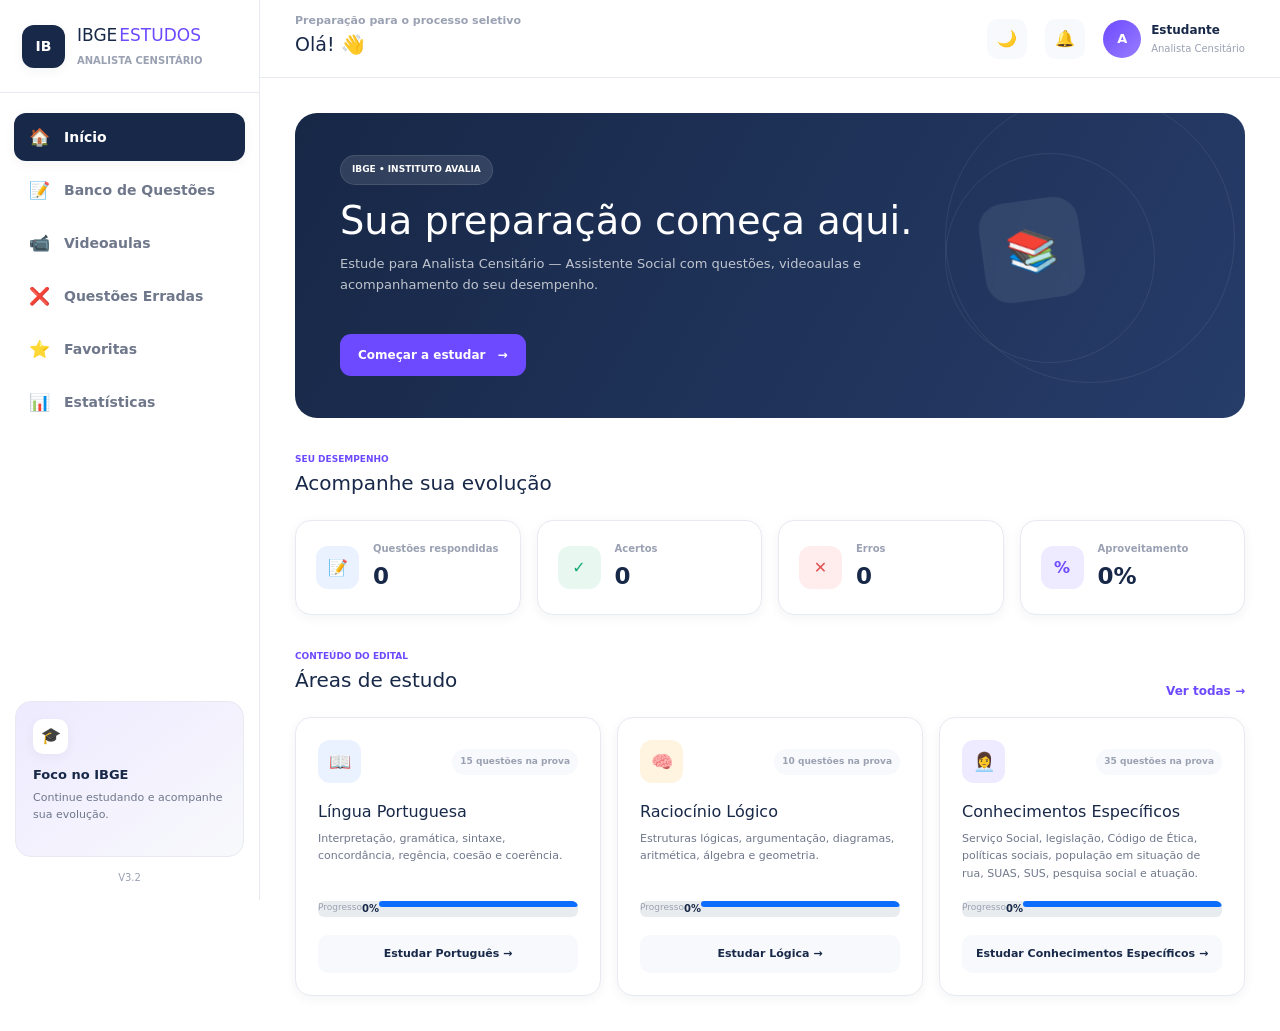
<file: index.html>
<!DOCTYPE html>
<html lang="pt-BR">
<head>
    <meta charset="UTF-8">
    <meta name="viewport" content="width=device-width, initial-scale=1.0">
    <title>IBGE Estudos | Analista Censitário</title>
    <meta name="description" content="Plataforma de estudos para Analista Censitário - Assistente Social">
    <link rel="stylesheet" href="style.css">
    <link href="https://cdn.jsdelivr.net/npm/bootstrap@5.3.8/dist/css/bootstrap.min.css" rel="stylesheet" integrity="sha384-sRIl4kxILFvY47J16cr9ZwB07vP4J8+LH7qKQnuqkuIAvNWLzeN8tE5YBujZqJLB" crossorigin="anonymous">
</head>
<body>

    <!-- SIDEBAR -->
    <aside class="sidebar" id="sidebar">
        <div class="logo-area">
            <div class="logo-icon">IB</div>
            <div>
                <h1>IBGE<span>ESTUDOS</span></h1>
                <small>Analista Censitário</small>
            </div>
        </div>

        <nav class="menu">
            <button class="menu-item active" data-page="dashboard">
                <span>🏠</span><span>Início</span>
            </button>
            <button class="menu-item" data-page="questoes">
                <span>📝</span><span>Banco de Questões</span>
            </button>
            <button class="menu-item" data-page="videos">
                <span>📹</span><span>Videoaulas</span>
            </button>
            <button class="menu-item" data-page="erradas">
                <span>❌</span><span>Questões Erradas</span>
            </button>
            <button class="menu-item" data-page="favoritas">
                <span>⭐</span><span>Favoritas</span>
            </button>
            <button class="menu-item" data-page="estatisticas">
                <span>📊</span><span>Estatísticas</span>
            </button>
        </nav>

        <div class="sidebar-bottom">
            <div class="study-card">
                <div class="study-card-icon">🎓</div>
                <strong>Foco no IBGE</strong>
                <p>Continue estudando e acompanhe sua evolução.</p>
            </div>
            <div class="sidebar-version">V3.2</div>
        </div>
    </aside>

    <!-- ÁREA PRINCIPAL -->
    <main class="main-content">
        <header class="topbar">
            <button class="mobile-menu" id="mobileMenu">☰</button>
            <div class="page-title">
                <span>Preparação para o processo seletivo</span>
                <h2 id="pageTitle">Olá! 👋</h2>
            </div>
            <div class="topbar-actions">
                <button class="icon-button" id="themeToggle" title="Mudar tema">🌙</button>
                <button class="icon-button" title="Notificações">🔔</button>
                <div class="profile">
                    <div class="profile-avatar">A</div>
                    <div class="profile-info">
                        <strong>Estudante</strong>
                        <span>Analista Censitário</span>
                    </div>
                </div>
            </div>
        </header>

        <!-- DASHBOARD -->
        <section class="page active" id="dashboard">
            <div class="hero">
                <div class="hero-content">
                    <span class="hero-label">IBGE • INSTITUTO AVALIA</span>
                    <h1>Sua preparação começa aqui.</h1>
                    <p>Estude para Analista Censitário — Assistente Social com questões, videoaulas e acompanhamento do seu desempenho.</p>
                    <button class="primary-button" data-page-button="questoes">
                        Começar a estudar <span>→</span>
                    </button>
                </div>
                <div class="hero-decoration">
                    <div class="hero-circle circle-1"></div>
                    <div class="hero-circle circle-2"></div>
                    <div class="hero-book">📚</div>
                </div>
            </div>

            <div class="section-heading">
                <div>
                    <span class="section-kicker">SEU DESEMPENHO</span>
                    <h3>Acompanhe sua evolução</h3>
                </div>
            </div>

            <div class="stats-grid">
                <div class="stat-card">
                    <div class="stat-icon blue">📝</div>
                    <div><span>Questões respondidas</span><strong id="totalAnswered">0</strong></div>
                </div>
                <div class="stat-card">
                    <div class="stat-icon green">✓</div>
                    <div><span>Acertos</span><strong id="totalCorrect">0</strong></div>
                </div>
                <div class="stat-card">
                    <div class="stat-icon red">✕</div>
                    <div><span>Erros</span><strong id="totalWrong">0</strong></div>
                </div>
                <div class="stat-card">
                    <div class="stat-icon purple">%</div>
                    <div><span>Aproveitamento</span><strong id="accuracy">0%</strong></div>
                </div>
            </div>

            <div class="section-heading">
                <div>
                    <span class="section-kicker">CONTEÚDO DO EDITAL</span>
                    <h3>Áreas de estudo</h3>
                </div>
                <button class="text-button" data-page-button="questoes">Ver todas →</button>
            </div>

            <div class="subject-grid">
                <article class="subject-card" data-subject="portugues">
                    <div class="subject-top">
                        <div class="subject-icon blue">📖</div>
                        <span class="question-count">15 questões na prova</span>
                    </div>
                    <h4>Língua Portuguesa</h4>
                    <p>Interpretação, gramática, sintaxe, concordância, regência, coesão e coerência.</p>
                    <div class="progress">
                        <div class="progress-header"><span>Progresso</span><strong>0%</strong></div>
                        <div class="progress-bar"><div style="width: 0%"></div></div>
                    </div>
                    <button class="subject-button" data-page-button="questoes">Estudar Português →</button>
                </article>

                <article class="subject-card" data-subject="logica">
                    <div class="subject-top">
                        <div class="subject-icon orange">🧠</div>
                        <span class="question-count">10 questões na prova</span>
                    </div>
                    <h4>Raciocínio Lógico</h4>
                    <p>Estruturas lógicas, argumentação, diagramas, aritmética, álgebra e geometria.</p>
                    <div class="progress">
                        <div class="progress-header"><span>Progresso</span><strong>0%</strong></div>
                        <div class="progress-bar"><div style="width: 0%"></div></div>
                    </div>
                    <button class="subject-button" data-page-button="questoes">Estudar Lógica →</button>
                </article>

                <article class="subject-card large" data-subject="especificos">
                    <div class="subject-top">
                        <div class="subject-icon purple">👩‍💼</div>
                        <span class="question-count">35 questões na prova</span>
                    </div>
                    <h4>Conhecimentos Específicos</h4>
                    <p>Serviço Social, legislação, Código de Ética, políticas sociais, população em situação de rua, SUAS, SUS, pesquisa social e atuação.</p>
                    <div class="progress">
                        <div class="progress-header"><span>Progresso</span><strong>0%</strong></div>
                        <div class="progress-bar"><div style="width: 0%"></div></div>
                    </div>
                    <button class="subject-button" data-page-button="questoes">Estudar Conhecimentos Específicos →</button>
                </article>
            </div>
        </section>

        <!-- QUESTÕES -->
        <section class="page" id="questoes">
            <div class="page-header">
                <div>
                    <span class="section-kicker">BANCO DE QUESTÕES</span>
                    <h2>Questões para praticar</h2>
                    <p>Escolha a disciplina e comece a responder.</p>
                </div>
            </div>
            <div class="filters-card">
                <div class="filter-group">
                    <label>Disciplina</label>
                    <select id="filterSubject">
                        <option value="all">Todas</option>
                        <option value="portugues">Língua Portuguesa</option>
                        <option value="logica">Raciocínio Lógico</option>
                        <option value="especificos">Conhecimentos Específicos</option>
                    </select>
                </div>
                <div class="filter-group">
                    <label>Status</label>
                    <select id="filterStatus">
                        <option value="all">Todas</option>
                        <option value="new">Não respondidas</option>
                        <option value="correct">Acertadas</option>
                        <option value="wrong">Erradas</option>
                        <option value="favorite">Favoritas</option>
                    </select>
                </div>
                <div class="filter-group">
                    <label>Dificuldade</label>
                    <select id="filterDifficulty">
                        <option value="all">Todas</option>
                        <option value="easy">Fácil</option>
                        <option value="medium">Média</option>
                        <option value="hard">Difícil</option>
                    </select>
                </div>
            </div>
            <div id="questionsContainer">
                <div class="empty-state">
                    <div class="empty-icon">📝</div>
                    <h3>Banco de questões</h3>
                    <p>As questões serão carregadas aqui.</p>
                    <button class="primary-button" id="startQuestions">Começar questões</button>
                </div>
            </div>
        </section>

        <!-- VIDEOAULAS -->
        <section class="page" id="videos">
            <div class="page-header">
                <div>
                    <span class="section-kicker">SALA DE AULA</span>
                    <h2>Videoaulas</h2>
                    <p>Clique sobre a aula para expandir e assistir em tela cheia.</p>
                </div>
            </div>
            <div class="video-grid" id="videosContainer"></div>
        </section>

        <!-- ERRADAS -->
        <section class="page" id="erradas">
            <div class="page-header">
                <div>
                    <span class="section-kicker">REVISÃO</span>
                    <h2>Questões erradas</h2>
                    <p>Revise os conteúdos que precisam de mais atenção.</p>
                </div>
            </div>
            <div class="empty-state">
                <div class="empty-icon">❌</div>
                <h3>Nenhuma questão errada</h3>
                <p>Quando você errar uma questão, ela aparecerá aqui para revisão.</p>
            </div>
        </section>

        <!-- FAVORITAS -->
        <section class="page" id="favoritas">
            <div class="page-header">
                <div>
                    <span class="section-kicker">REVISÃO</span>
                    <h2>Minhas favoritas</h2>
                    <p>Salve questões importantes para revisar depois.</p>
                </div>
            </div>
            <div class="empty-state">
                <div class="empty-icon">⭐</div>
                <h3>Nenhuma favorita</h3>
                <p>Clique na estrela de uma questão para salvá-la.</p>
            </div>
        </section>

        <!-- ESTATÍSTICAS -->
        <section class="page" id="estatisticas">
            <div class="page-header">
                <div>
                    <span class="section-kicker">DESEMPENHO</span>
                    <h2>Minhas estatísticas</h2>
                    <p>Veja sua evolução durante os estudos.</p>
                </div>
            </div>
            <div class="stats-grid">
                <div class="stat-card">
                    <div class="stat-icon blue">📝</div>
                    <div><span>Respondidas</span><strong id="statsAnswered">0</strong></div>
                </div>
                <div class="stat-card">
                    <div class="stat-icon green">✓</div>
                    <div><span>Acertos</span><strong id="statsCorrect">0</strong></div>
                </div>
                <div class="stat-card">
                    <div class="stat-icon red">✕</div>
                    <div><span>Erros</span><strong id="statsWrong">0</strong></div>
                </div>
                <div class="stat-card">
                    <div class="stat-icon purple">%</div>
                    <div><span>Aproveitamento</span><strong id="accuracy">0%</strong></div>
                </div>
            </div>
            <div class="performance-card">
                <h3>Desempenho por disciplina</h3>
                <div class="performance-list">
                    <div class="performance-item">
                        <div class="performance-title"><span>Português</span><strong>0%</strong></div>
                        <div class="progress-bar"><div style="width: 0%"></div></div>
                    </div>
                    <div class="performance-item">
                        <div class="performance-title"><span>Raciocínio Lógico</span><strong>0%</strong></div>
                        <div class="progress-bar"><div style="width: 0%"></div></div>
                    </div>
                    <div class="performance-item">
                        <div class="performance-title"><span>Conhecimentos Específicos</span><strong>0%</strong></div>
                        <div class="progress-bar"><div style="width: 0%"></div></div>
                    </div>
                </div>
            </div>
        </section>
    </main>

    <!-- MODAL DE VÍDEO -->
    <div id="videoModalOverlay" class="video-modal-overlay">
        <div class="video-modal-content">
            <button class="video-modal-close" id="closeVideoModalBtn">&times;</button>
            <div id="modalVideoContainer"></div>
        </div>
    </div>

    <div id="toastContainer"></div>
    <script src="script.js"></script>
</body>
</html>
</file>
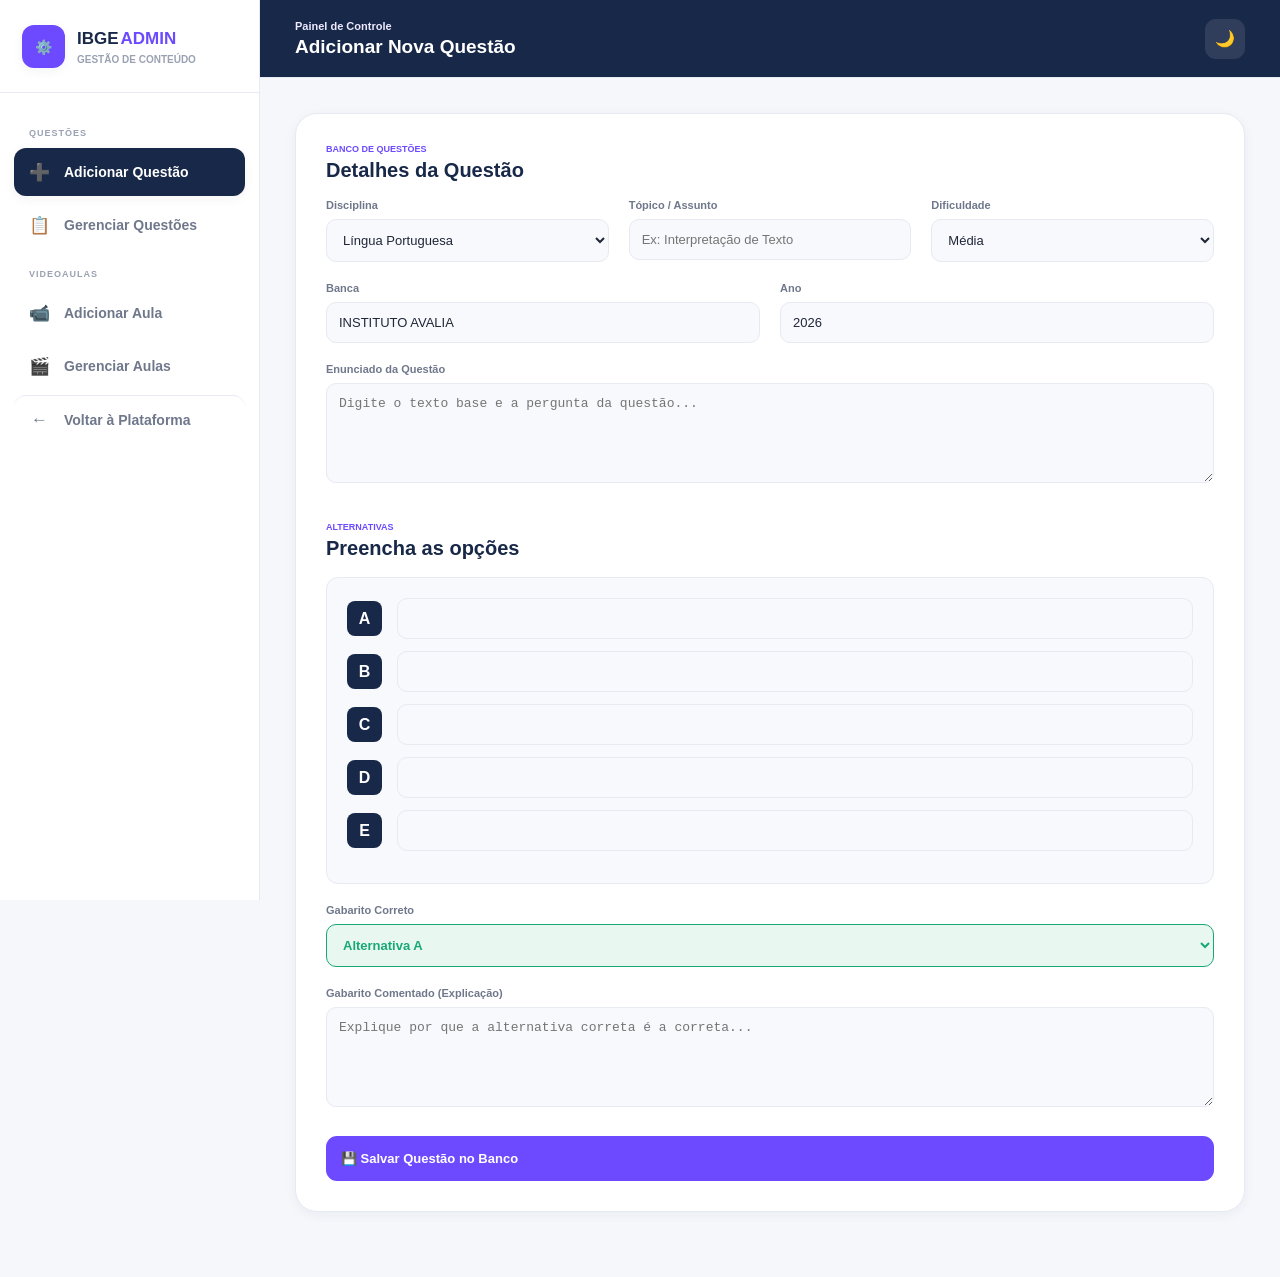
<file: admin.html>
<!DOCTYPE html>
<html lang="pt-BR">
<head>
    <meta charset="UTF-8">
    <meta name="viewport" content="width=device-width, initial-scale=1.0">
    <title>Painel Admin | IBGE Estudos</title>
    <link rel="stylesheet" href="style.css">
    <style>
        /* ESTILOS EXCLUSIVOS DO ADMIN PARA NÃO POLUIR O STYLE.CSS PRINCIPAL */
        .admin-header { background: var(--primary); color: var(--surface); }
        .admin-header h2 { color: var(--surface); }
        .admin-header span { color: var(--purple-light); }
        .form-grid { display: grid; grid-template-columns: repeat(auto-fit, minmax(250px, 1fr)); gap: 20px; margin-bottom: 20px; }
        .form-group label { display: block; color: var(--text-light); font-size: 11px; font-weight: 700; margin-bottom: 8px; }
        .form-group input, .form-group select, .form-group textarea {
            width: 100%; padding: 12px; border-radius: 10px; border: 1px solid var(--border);
            background: var(--surface-soft); color: var(--text); font-size: 13px; transition: var(--transition);
        }
        .form-group textarea { resize: vertical; min-height: 100px; }
        .form-group input:focus, .form-group select:focus, .form-group textarea:focus {
            border-color: var(--purple); outline: none; box-shadow: 0 0 0 3px var(--purple-light);
        }
        .alternatives-group { background: var(--surface-soft); padding: 20px; border-radius: 12px; border: 1px solid var(--border); margin-bottom: 20px; }
        .alt-row { display: flex; gap: 15px; align-items: center; margin-bottom: 12px; }
        .alt-letter { width: 35px; height: 35px; flex: 0 0 35px; background: var(--primary); color: white; display: flex; align-items: center; justify-content: center; border-radius: 8px; font-weight: bold; }
        .admin-card { background: var(--surface); border: 1px solid var(--border); border-radius: var(--radius-lg); padding: 30px; box-shadow: var(--shadow-sm); margin-bottom: 30px; }
        .table-container { overflow-x: auto; }
        table { width: 100%; border-collapse: collapse; font-size: 13px; }
        th, td { padding: 15px; text-align: left; border-bottom: 1px solid var(--border); color: var(--text); }
        th { color: var(--text-light); font-weight: 700; text-transform: uppercase; font-size: 11px; }
        .btn-delete { background: var(--red-light); color: var(--red); padding: 8px 12px; border-radius: 6px; font-weight: bold; transition: .2s; }
        .btn-delete:hover { background: var(--red); color: white; }
        .menu-category { font-size: 9px; font-weight: 800; color: var(--text-muted); text-transform: uppercase; margin: 15px 0 5px 15px; letter-spacing: 1px; }
    </style>
</head>
<body>

    <aside class="sidebar" id="sidebar">
        <div class="logo-area">
            <div class="logo-icon" style="background: var(--purple);">⚙️</div>
            <div>
                <h1>IBGE<span>ADMIN</span></h1>
                <small>Gestão de Conteúdo</small>
            </div>
        </div>
        <nav class="menu">
            <div class="menu-category">Questões</div>
            <button class="menu-item active" data-page="add"><span>➕</span><span>Adicionar Questão</span></button>
            <button class="menu-item" data-page="manage"><span>📋</span><span>Gerenciar Questões</span></button>

            <div class="menu-category">Videoaulas</div>
            <button class="menu-item" data-page="addVideo"><span>📹</span><span>Adicionar Aula</span></button>
            <button class="menu-item" data-page="manageVideos"><span>🎬</span><span>Gerenciar Aulas</span></button>

            <a href="index.html" class="menu-item" style="text-decoration: none; margin-top: auto; border-top: 1px solid var(--border);">
                <span>←</span><span>Voltar à Plataforma</span>
            </a>
        </nav>
    </aside>

    <main class="main-content">
        <header class="topbar admin-header">
            <button class="mobile-menu" id="mobileMenu" style="color: white; background: rgba(255,255,255,0.1);">☰</button>
            <div class="page-title">
                <span>Painel de Controle</span>
                <h2 id="pageTitle">Adicionar Nova Questão</h2>
            </div>
            <div class="topbar-actions">
                <button class="icon-button" id="themeToggle" style="color: white; background: rgba(255,255,255,0.1);">🌙</button>
            </div>
        </header>

        <!-- PÁGINA: ADICIONAR QUESTÃO -->
        <section class="page active" id="add">
            <div class="admin-card">
                <div class="section-heading" style="margin-top: 0;">
                    <div><span class="section-kicker">BANCO DE QUESTÕES</span><h3>Detalhes da Questão</h3></div>
                </div>
                <form id="addQuestionForm">
                    <div class="form-grid">
                        <div class="form-group">
                            <label>Disciplina</label>
                            <select id="qSubject" required>
                                <option value="portugues">Língua Portuguesa</option>
                                <option value="logica">Raciocínio Lógico</option>
                                <option value="especificos">Conhecimentos Específicos</option>
                            </select>
                        </div>
                        <div class="form-group"><label>Tópico / Assunto</label><input type="text" id="qTopic" placeholder="Ex: Interpretação de Texto" required></div>
                        <div class="form-group"><label>Dificuldade</label>
                            <select id="qDifficulty" required><option value="easy">Fácil</option><option value="medium" selected>Média</option><option value="hard">Difícil</option></select>
                        </div>
                    </div>
                    <div class="form-grid">
                        <div class="form-group"><label>Banca</label><input type="text" id="qBanca" value="INSTITUTO AVALIA" required></div>
                        <div class="form-group"><label>Ano</label><input type="number" id="qYear" value="2026" required></div>
                    </div>
                    <div class="form-group" style="margin-bottom: 20px;">
                        <label>Enunciado da Questão</label><textarea id="qStatement" placeholder="Digite o texto base e a pergunta da questão..." required></textarea>
                    </div>
                    <div class="section-heading"><div><span class="section-kicker">ALTERNATIVAS</span><h3>Preencha as opções</h3></div></div>
                    <div class="alternatives-group">
                        <div class="alt-row"><div class="alt-letter">A</div><div class="form-group" style="flex:1; margin:0;"><input type="text" id="qAltA" required></div></div>
                        <div class="alt-row"><div class="alt-letter">B</div><div class="form-group" style="flex:1; margin:0;"><input type="text" id="qAltB" required></div></div>
                        <div class="alt-row"><div class="alt-letter">C</div><div class="form-group" style="flex:1; margin:0;"><input type="text" id="qAltC" required></div></div>
                        <div class="alt-row"><div class="alt-letter">D</div><div class="form-group" style="flex:1; margin:0;"><input type="text" id="qAltD" required></div></div>
                        <div class="alt-row"><div class="alt-letter">E</div><div class="form-group" style="flex:1; margin:0;"><input type="text" id="qAltE" required></div></div>
                    </div>
                    <div class="form-grid">
                        <div class="form-group">
                            <label>Gabarito Correto</label>
                            <select id="qCorrect" required style="border-color: var(--green); background: var(--green-light); font-weight: bold; color: var(--green);">
                                <option value="A">Alternativa A</option><option value="B">Alternativa B</option><option value="C">Alternativa C</option><option value="D">Alternativa D</option><option value="E">Alternativa E</option>
                            </select>
                        </div>
                    </div>
                    <div class="form-group" style="margin-bottom: 25px;">
                        <label>Gabarito Comentado (Explicação)</label><textarea id="qExplanation" placeholder="Explique por que a alternativa correta é a correta..." required></textarea>
                    </div>
                    <button type="submit" class="primary-button large-button">💾 Salvar Questão no Banco</button>
                </form>
            </div>
        </section>

        <!-- PÁGINA: GERENCIAR QUESTÕES -->
        <section class="page" id="manage">
            <div class="admin-card">
                <div class="section-heading" style="margin-top: 0;">
                    <div><span class="section-kicker">BANCO DE DADOS LOCAL</span><h3>Questões Customizadas Adicionadas</h3></div>
                </div>
                <div class="table-container">
                    <table>
                        <thead><tr><th>ID</th><th>Disciplina</th><th>Assunto</th><th>Gabarito</th><th>Ação</th></tr></thead>
                        <tbody id="questionsTableBody"></tbody>
                    </table>
                </div>
                <div id="emptyManageState" class="empty-state" style="display: none; border: none; padding: 30px;"><p>Nenhuma questão customizada encontrada.</p></div>
            </div>
        </section>

        <!-- PÁGINA: ADICIONAR VIDEOAULA -->
        <section class="page" id="addVideo">
            <div class="admin-card">
                <div class="section-heading" style="margin-top: 0;">
                    <div><span class="section-kicker">NOVA AULA</span><h3>Detalhes do Vídeo (Multinuvem)</h3></div>
                </div>

                <form id="addVideoForm">
                    <div class="form-grid">
                        <div class="form-group">
                            <label>Disciplina</label>
                            <select id="vSubject" required>
                                <option value="portugues">Língua Portuguesa</option>
                                <option value="logica">Raciocínio Lógico</option>
                                <option value="especificos">Conhecimentos Específicos</option>
                            </select>
                        </div>
                        <div class="form-group">
                            <label>Título da Aula</label>
                            <input type="text" id="vTitle" placeholder="Ex: Aula 01 - Crase e Regência" required>
                        </div>
                    </div>

                    <!-- CAMPO FLEXÍVEL: Aceita texto puro ou código iframe -->
                    <div class="form-group" style="margin-bottom: 20px;">
                        <label>Link Direto ou Código de Incorporação (Iframe)</label>
                        <input type="text" id="vUrl" placeholder="Cole o link do YouTube, AWS, Drive ou o código <iframe> aqui..." required>
                        <small style="color: var(--text-muted); font-size: 10px; display: block; margin-top: 5px;">O sistema aceita links diretos ou extrai automaticamente o vídeo de códigos de incorporação de qualquer nuvem.</small>
                    </div>

                    <div class="form-group" style="margin-bottom: 25px;">
                        <label>Descrição ou Resumo da Aula</label>
                        <textarea id="vDescription" placeholder="Breve resumo dos tópicos abordados no vídeo..." required></textarea>
                    </div>

                    <button type="submit" class="primary-button large-button" style="background: var(--blue);">📹 Salvar Videoaula</button>
                </form>
            </div>
        </section>

        <!-- PÁGINA: GERENCIAR VÍDEOS -->
        <section class="page" id="manageVideos">
            <div class="admin-card">
                <div class="section-heading" style="margin-top: 0;">
                    <div><span class="section-kicker">BIBLIOTECA DE VÍDEOS</span><h3>Videoaulas Cadastradas</h3></div>
                </div>
                <div class="table-container">
                    <table>
                        <thead><tr><th>Disciplina</th><th>Título</th><th>Data de Adição</th><th>Ação</th></tr></thead>
                        <tbody id="videosTableBody"></tbody>
                    </table>
                </div>
                <div id="emptyVideoState" class="empty-state" style="display: none; border: none; padding: 30px;"><p>Nenhuma videoaula cadastrada ainda.</p></div>
            </div>
        </section>

    </main>

    <div id="toastContainer"></div>
    <script src="admin.js"></script>
</body>
</html>
</file>
<file: style.css>
/* =========================================================
   IBGE ESTUDOS — STYLE V3.0 (COMPLETO)
========================================================= */

* { margin: 0; padding: 0; box-sizing: border-box; }

:root {
    --bg: #f5f7fb; --surface: #ffffff; --surface-soft: #f8f9fc;
    --primary: #182848; --primary-light: #263b68;
    --purple: #6d4aff; --purple-light: #eeeaff;
    --blue: #3976ff; --blue-light: #eaf1ff;
    --green: #18a873; --green-light: #e8f8f1;
    --red: #e05252; --red-light: #ffeded;
    --orange: #e99a32; --orange-light: #fff4df;
    --text: #202638; --text-light: #6f778b; --text-muted: #9aa1b2;
    --border: #e7eaf1;
    --shadow-sm: 0 3px 12px rgba(25, 38, 65, 0.05);
    --shadow-md: 0 10px 30px rgba(25, 38, 65, 0.08);
    --sidebar-width: 260px;
    --radius-sm: 10px; --radius-md: 16px; --radius-lg: 22px;
    --transition: 0.25s ease;
}

[data-theme="dark"] {
    --bg: #0f172a; --surface: #1e293b; --surface-soft: #334155;
    --primary: #f8fafc; --primary-light: #cbd5e1;
    --purple: #818cf8; --purple-light: rgba(129, 140, 248, 0.15);
    --blue: #60a5fa; --blue-light: rgba(96, 165, 250, 0.15);
    --green: #34d399; --green-light: rgba(52, 211, 153, 0.15);
    --red: #f87171; --red-light: rgba(248, 113, 113, 0.15);
    --orange: #fbbf24; --orange-light: rgba(251, 191, 36, 0.15);
    --text: #f1f5f9; --text-light: #94a3b8; --text-muted: #64748b;
    --border: #475569;
    --shadow-sm: 0 4px 12px rgba(0, 0, 0, 0.3);
    --shadow-md: 0 10px 30px rgba(0, 0, 0, 0.5);
}

html { scroll-behavior: smooth; }
body { font-family: Inter, sans-serif; background: var(--bg); color: var(--text); min-height: 100vh; transition: background-color 0.3s, color 0.3s; }
button, select, input { font: inherit; border: none; cursor: pointer; }
button:focus-visible, select:focus-visible, input:focus-visible { outline: 3px solid rgba(109, 74, 255, 0.2); }

/* SIDEBAR */
.sidebar { position: fixed; top: 0; left: 0; width: var(--sidebar-width); height: 100vh; background: var(--surface); border-right: 1px solid var(--border); display: flex; flex-direction: column; z-index: 1000; }
.logo-area { display: flex; align-items: center; gap: 12px; padding: 25px 22px 24px; border-bottom: 1px solid var(--border); }
.logo-icon { width: 43px; height: 43px; border-radius: 12px; background: var(--primary); color: var(--surface); display: flex; align-items: center; justify-content: center; font-size: 14px; font-weight: 800; box-shadow: var(--shadow-sm); }
.logo-area h1 { font-size: 17px; color: var(--primary); }
.logo-area h1 span { color: var(--purple); margin-left: 2px; }
.logo-area small { display: block; margin-top: 5px; color: var(--text-muted); font-size: 10px; font-weight: 600; text-transform: uppercase; }
.menu { padding: 20px 14px; display: flex; flex-direction: column; gap: 5px; }
.menu-item { width: 100%; min-height: 48px; padding: 0 14px; border-radius: 12px; background: transparent; color: var(--text-light); display: flex; align-items: center; gap: 13px; font-size: 14px; font-weight: 600; text-align: left; transition: var(--transition); }
.menu-item span:first-child { width: 23px; font-size: 17px; text-align: center; }
.menu-item:hover { background: var(--surface-soft); color: var(--primary); transform: translateX(2px); }
.menu-item.active { background: var(--primary); color: var(--surface); box-shadow: var(--shadow-sm); }
.sidebar-bottom { margin-top: auto; padding: 15px; }
.study-card { padding: 17px; border-radius: 16px; background: linear-gradient(145deg, var(--purple-light), var(--surface-soft)); border: 1px solid var(--border); }
.study-card-icon { width: 35px; height: 35px; border-radius: 10px; background: var(--surface); display: flex; align-items: center; justify-content: center; margin-bottom: 11px; box-shadow: var(--shadow-sm); }
.study-card strong { display: block; font-size: 13px; color: var(--primary); }
.study-card p { margin-top: 6px; font-size: 11px; line-height: 1.5; color: var(--text-light); }
.sidebar-version { text-align: center; color: var(--text-muted); font-size: 10px; margin-top: 13px; }

/* MAIN CONTENT */
.main-content { margin-left: var(--sidebar-width); min-height: 100vh; }
.topbar { height: 78px; background: rgba(255, 255, 255, 0.92); backdrop-filter: blur(12px); border-bottom: 1px solid var(--border); display: flex; align-items: center; justify-content: space-between; padding: 0 35px; position: sticky; top: 0; z-index: 500; }
.page-title span { display: block; color: var(--text-muted); font-size: 11px; font-weight: 600; margin-bottom: 4px; }
.page-title h2 { color: var(--primary); font-size: 19px; }
.topbar-actions { display: flex; align-items: center; gap: 18px; }
.icon-button { width: 40px; height: 40px; border-radius: 11px; background: var(--surface-soft); color: var(--text-light); transition: var(--transition); }
.icon-button:hover { background: var(--purple-light); color: var(--purple); }
.profile { display: flex; align-items: center; gap: 10px; }
.profile-avatar { width: 38px; height: 38px; border-radius: 50%; background: linear-gradient(135deg, var(--purple), #987eff); color: white; display: flex; align-items: center; justify-content: center; font-weight: 700; font-size: 13px; }
.profile-info strong { display: block; font-size: 12px; color: var(--primary); }
.profile-info span { display: block; margin-top: 2px; font-size: 10px; color: var(--text-muted); }
.mobile-menu { display: none; width: 40px; height: 40px; border-radius: 10px; background: var(--surface-soft); color: var(--primary); }

/* PAGES */
.page { display: none; padding: 35px; max-width: 1500px; margin: 0 auto; }
.page.active { display: block; animation: pageFade 0.25s ease; }
@keyframes pageFade { from { opacity: 0; transform: translateY(5px); } to { opacity: 1; transform: translateY(0); } }

/* HERO & STATS */
.hero { min-height: 285px; border-radius: var(--radius-lg); background: linear-gradient(120deg, #172746, #263c69); position: relative; display: flex; align-items: center; padding: 42px 45px; color: white; overflow: hidden; }
.hero-content { position: relative; z-index: 5; max-width: 650px; }
.hero-label { display: inline-flex; padding: 7px 11px; border-radius: 50px; background: rgba(255,255,255,0.11); border: 1px solid rgba(255,255,255,0.1); font-size: 9px; font-weight: 700; }
.hero h1 { font-size: clamp(28px, 3vw, 42px); line-height: 1.08; margin-top: 15px; }
.hero p { max-width: 600px; margin-top: 12px; color: rgba(255,255,255,0.72); font-size: 13px; line-height: 1.65; }
.hero .primary-button { margin-top: 22px; }
.hero-decoration { position: absolute; right: 70px; top: 0; width: 360px; height: 100%; }
.hero-circle { position: absolute; border-radius: 50%; border: 1px solid rgba(255,255,255,0.08); }
.circle-1 { width: 290px; height: 290px; right: -60px; top: -20px; }
.circle-2 { width: 210px; height: 210px; right: 20px; top: 40px; }
.hero-book { position: absolute; right: 93px; top: 87px; width: 100px; height: 100px; border-radius: 25px; background: rgba(255,255,255,0.08); backdrop-filter: blur(8px); display: flex; align-items: center; justify-content: center; font-size: 42px; transform: rotate(-8deg); }

.section-heading { display: flex; align-items: end; justify-content: space-between; margin-top: 35px; margin-bottom: 17px; }
.section-kicker { display: block; color: var(--purple); font-size: 9px; font-weight: 800; margin-bottom: 5px; }
.section-heading h3 { font-size: 20px; color: var(--primary); }
.text-button { background: transparent; color: var(--purple); font-size: 12px; font-weight: 700; }

.stats-grid { display: grid; grid-template-columns: repeat(4, minmax(0, 1fr)); gap: 16px; }
.stat-card { background: var(--surface); border: 1px solid var(--border); border-radius: var(--radius-md); padding: 20px; display: flex; align-items: center; gap: 14px; box-shadow: var(--shadow-sm); }
.stat-icon { width: 43px; height: 43px; flex: 0 0 43px; border-radius: 12px; display: flex; align-items: center; justify-content: center; font-weight: 800; font-size: 16px; }
.stat-icon.blue { background: var(--blue-light); color: var(--blue); }
.stat-icon.green { background: var(--green-light); color: var(--green); }
.stat-icon.red { background: var(--red-light); color: var(--red); }
.stat-icon.purple { background: var(--purple-light); color: var(--purple); }
.stat-card span { display: block; color: var(--text-muted); font-size: 10px; font-weight: 600; }
.stat-card strong { display: block; margin-top: 3px; font-size: 23px; color: var(--primary); }

/* SUBJECTS & CARDS */
.subject-grid { display: grid; grid-template-columns: repeat(3, minmax(0, 1fr)); gap: 16px; }
.subject-card { background: var(--surface); border: 1px solid var(--border); border-radius: var(--radius-md); padding: 22px; box-shadow: var(--shadow-sm); }
.subject-card.large { grid-column: span 1; }
.subject-top { display: flex; align-items: center; justify-content: space-between; }
.subject-icon { width: 43px; height: 43px; border-radius: 12px; display: flex; align-items: center; justify-content: center; font-size: 18px; }
.subject-icon.blue { background: var(--blue-light); }
.subject-icon.orange { background: var(--orange-light); }
.subject-icon.purple { background: var(--purple-light); }
.question-count { color: var(--text-muted); font-size: 9px; font-weight: 700; background: var(--surface-soft); padding: 6px 8px; border-radius: 20px; }
.subject-card h4 { margin-top: 19px; color: var(--primary); font-size: 16px; }
.subject-card p { color: var(--text-light); font-size: 11px; line-height: 1.6; margin-top: 7px; min-height: 54px; }

.progress { margin-top: 17px; }
.progress-header { display: flex; justify-content: space-between; font-size: 9px; color: var(--text-muted); margin-bottom: 7px; }
.progress-header strong { color: var(--primary); font-size: 10px; }
.progress-bar { width: 100%; height: 6px; border-radius: 50px; background: var(--border); overflow: hidden; }
.progress-bar div { height: 100%; background: linear-gradient(90deg, var(--purple), #8d73ff); transition: width 0.5s ease; }
.subject-button { width: 100%; margin-top: 18px; padding: 11px; border-radius: 10px; background: var(--surface-soft); color: var(--primary); font-size: 11px; font-weight: 700; }
.subject-button:hover { background: var(--primary); color: var(--surface); }

/* BUTTONS & FILTERS */
.primary-button { display: inline-flex; align-items: center; gap: 12px; padding: 12px 18px; border-radius: 11px; background: var(--purple); color: white; font-size: 12px; font-weight: 700; transition: var(--transition); }
.primary-button:hover { background: #5b3be4; transform: translateY(-1px); }
.primary-button.large-button { width: 100%; padding: 15px; font-size: 13px; }
.secondary-button { padding: 12px 18px; border-radius: 10px; background: var(--surface); color: var(--primary); border: 1px solid var(--border); font-size: 11px; font-weight: 800; transition: var(--transition); }
.secondary-button:hover { transform: translateY(-2px); box-shadow: var(--shadow-sm); }

.simulado-banner { margin-top: 28px; border-radius: var(--radius-md); padding: 22px 25px; background: linear-gradient(110deg, var(--purple-light), var(--surface-soft)); border: 1px solid var(--border); display: flex; align-items: center; gap: 17px; }
.simulado-icon { width: 48px; height: 48px; border-radius: 14px; background: var(--surface); display: flex; align-items: center; justify-content: center; font-size: 21px; }
.simulado-content { flex: 1; }
.simulado-content span { color: var(--purple); font-size: 9px; font-weight: 800; }
.simulado-content h3 { margin-top: 3px; color: var(--primary); font-size: 16px; }
.simulado-content p { color: var(--text-light); font-size: 10px; }

.page-header { margin-bottom: 25px; }
.page-header h2 { color: var(--primary); font-size: 27px; }
.page-header p { margin-top: 6px; color: var(--text-light); font-size: 12px; }

.filters-card { background: var(--surface); border: 1px solid var(--border); border-radius: var(--radius-md); padding: 20px; display: grid; grid-template-columns: repeat(3, 1fr); gap: 15px; margin-bottom: 20px; }
.filter-group label { display: block; color: var(--text-light); font-size: 10px; font-weight: 700; margin-bottom: 7px; }
.filter-group select { width: 100%; height: 42px; padding: 0 12px; border-radius: 10px; border: 1px solid var(--border); background: var(--surface-soft); color: var(--primary); font-size: 11px; }

.empty-state { background: var(--surface); border: 1px dashed var(--border); border-radius: var(--radius-md); padding: 60px 20px; text-align: center; }
.empty-icon { width: 65px; height: 65px; margin: 0 auto 16px; border-radius: 20px; background: var(--purple-light); display: flex; align-items: center; justify-content: center; font-size: 28px; }
.empty-state h3 { color: var(--primary); font-size: 17px; }
.empty-state p { color: var(--text-light); font-size: 11px; margin: 7px auto 20px; max-width: 400px; }

/* QUESTÕES */
.question-list { display: flex; flex-direction: column; gap: 24px; }
.question-card { background: var(--surface); border: 1px solid var(--border); border-radius: 14px; padding: 0; overflow: hidden; }
.question-card-header { display: flex; justify-content: space-between; padding: 14px 18px; background: var(--surface-soft); border-bottom: 1px solid var(--border); }
.question-number { background: var(--primary); color: var(--surface); padding: 8px 12px; border-radius: 6px; font-size: 13px; font-weight: 700; }
.favorite-button { background: transparent; font-size: 27px; color: var(--text-muted); transition: .2s; }
.favorite-button:hover, .favorite-button.active { color: var(--orange); transform: scale(1.1); }
.question-statement { padding: 25px 20px 18px; font-size: 16px; line-height: 1.75; color: var(--text); }

.alternatives { padding: 4px 20px 12px; display: flex; flex-direction: column; gap: 7px; }
.alternative { min-height: 58px; display: flex; align-items: center; justify-content: space-between; gap: 12px; border-radius: 9px; padding: 7px 10px; border: 1px solid transparent; cursor: pointer; transition: .18s; }
.alternative:hover { background: var(--surface-soft); border-color: var(--border); }
.alternative-main { display: flex; align-items: center; gap: 13px; flex: 1; }
.alternative-letter { flex: 0 0 27px; width: 27px; height: 27px; border: 1px solid var(--orange); color: var(--orange); border-radius: 50%; display: flex; align-items: center; justify-content: center; font-size: 12px; font-weight: 700; }
.alternative-text { color: var(--text); font-size: 14px; }
.alternative.selected { background: var(--orange-light); border: 1px solid var(--orange); }
.alternative.selected .alternative-letter { background: var(--orange); color: white; }
.scissors-button { flex: 0 0 32px; width: 32px; height: 32px; border-radius: 50%; border: 1px solid var(--border); background: var(--surface-soft); color: var(--blue); }
.alternative.eliminated { opacity: .48; background: var(--surface-soft); }
.alternative.eliminated .alternative-text { text-decoration: line-through; color: var(--text-muted); }
.alternative.correct { background: var(--green-light) !important; border-color: var(--green) !important; }
.alternative.correct .alternative-letter { background: var(--green); color: white; border-color: var(--green); }
.alternative.wrong { background: var(--red-light) !important; border-color: var(--red) !important; }
.alternative.wrong .alternative-letter { background: var(--red); color: white; border-color: var(--red); }
.answer-icon { width: 30px; height: 30px; border-radius: 50%; background: var(--green); color: white; display: flex; align-items: center; justify-content: center; font-weight: 800; }

.question-actions { padding: 18px 20px 20px; display: flex; flex-wrap: wrap; gap: 12px; }
.answer-button { background: var(--orange); color: white; padding: 12px 20px; border-radius: 5px; font-weight: 700; font-size: 14px; transition: .2s; }
.secondary-question-button { border: 1px solid var(--border); background: var(--surface); color: var(--text); padding: 10px 15px; border-radius: 6px; font-size: 13px; }
.answer-result { display: flex; flex-direction: column; gap: 4px; padding: 11px 15px; border-radius: 7px; font-size: 13px; }
.answer-result.correct { background: var(--green-light); color: var(--green); border: 1px solid var(--green); }
.answer-result.wrong { background: var(--red-light); color: var(--red); border: 1px solid var(--red); }
.explanation-box { display: none; margin: 0 20px 20px; border: 1px solid var(--border); background: var(--surface-soft); border-radius: 9px; }
.explanation-box.visible { display: block; }
.explanation-body { padding: 16px; color: var(--text); line-height: 1.7; font-size: 14px; }
.question-card.question-correct { border-left: 4px solid var(--green); }
.question-card.question-wrong { border-left: 4px solid var(--red); }

/* UTILITÁRIOS & TOAST */
.questions-toolbar { display: flex; justify-content: space-between; align-items: center; padding: 14px 17px; background: var(--surface-soft); border-radius: 9px; border: 1px solid var(--border); margin-bottom: 18px; }
.questions-toolbar strong { color: var(--primary); font-size: 20px; }
.questions-toolbar span { color: var(--text-light); font-size: 13px; }
.small-action-button { border: 1px solid var(--border); background: var(--surface); padding: 9px 13px; border-radius: 6px; color: var(--text); }
.pagination-controls { display: flex; justify-content: space-between; padding-top: 25px; margin-top: 30px; border-top: 1px solid var(--border); }
.pagination-info { font-size: 13px; color: var(--text-muted); font-weight: 600; }
.pagination-actions { display: flex; gap: 12px; }
#toastContainer { position: fixed; right: 25px; bottom: 25px; z-index: 99999; display: flex; flex-direction: column; gap: 10px; }
.toast { min-width: 260px; padding: 14px 17px; border-radius: 9px; color: white; background: #334155; transform: translateX(120%); transition: .3s; font-size: 14px; opacity: 0; }
.toast.show { transform: translateX(0); opacity: 1; }
.toast-success { background: #16a34a; } .toast-error { background: #dc2626; } .toast-info { background: #2563eb; }

/* =====================================================
   VÍDEOS E MODAL BLINDADO (SEM CORTES)
===================================================== */
.video-grid { display: grid; grid-template-columns: repeat(auto-fill, minmax(320px, 1fr)); gap: 24px; margin-top: 20px; }
.video-card { background: var(--surface); border: 1px solid var(--border); border-radius: var(--radius-md); overflow: hidden; box-shadow: var(--shadow-sm); display: flex; flex-direction: column; transition: var(--transition); cursor: pointer; position: relative;}
.video-card:hover { transform: translateY(-3px); box-shadow: var(--shadow-md); }
.video-card:hover .expand-icon-overlay { opacity: 1; transform: translate(-50%, -50%) scale(1.1); }

.video-wrapper { position: relative; padding-bottom: 56.25%; height: 0; overflow: hidden; background: #000; }
.video-wrapper iframe { position: absolute; top: 0; left: 0; width: 100%; height: 100%; border: 0; pointer-events: none; opacity: 0.7; }

.expand-icon-overlay {
    position: absolute; top: 50%; left: 50%; transform: translate(-50%, -50%);
    width: 60px; height: 60px; background: rgba(0,0,0,0.7); border-radius: 50%;
    display: flex; justify-content: center; align-items: center; color: #fff;
    font-size: 22px; z-index: 20; opacity: 0.9; transition: 0.3s ease; pointer-events: none; padding-left: 3px;
}

.video-info { padding: 22px; flex-grow: 1; display: flex; flex-direction: column; }
.video-subject { font-size: 10px; font-weight: 800; color: var(--blue); text-transform: uppercase; margin-bottom: 10px; }
.video-title { font-size: 16px; color: var(--primary); margin-bottom: 10px; line-height: 1.4; }
.video-desc { font-size: 12px; color: var(--text-light); line-height: 1.6; margin-bottom: 20px; flex-grow: 1; }
.video-meta { font-size: 11px; color: var(--text-muted); border-top: 1px solid var(--border); padding-top: 15px; margin-top: auto; }

/* MODAL DE VÍDEO BLINDADO E 100% PROPORCIONAL */
.video-modal-overlay {
    display: none; position: fixed; top: 0; left: 0; width: 100vw; height: 100vh;
    background-color: rgba(0, 0, 0, 0.95); z-index: 99999; justify-content: center; align-items: center;
    backdrop-filter: blur(8px); opacity: 0; transition: opacity 0.3s ease-in-out;
}
.video-modal-overlay.active { display: flex; opacity: 1; }
.video-modal-content {
    position: relative; width: 85vw; max-width: 960px; background: #000;
    border-radius: 12px; overflow: hidden; box-shadow: 0 20px 60px rgba(0,0,0,0.9);
    transform: scale(0.95); transition: transform 0.3s ease-in-out; pointer-events: auto; 
}
.video-modal-overlay.active .video-modal-content { transform: scale(1); }
.video-modal-close {
    position: absolute; top: -45px; right: 0; background: transparent; border: none;
    color: #fff; font-size: 38px; cursor: pointer; transition: color 0.2s; z-index: 100000; 
}
.video-modal-close:hover { color: #f87171; }

#modalVideoContainer { 
    position: relative; width: 100%; height: 0; padding-top: 56.25%; background: #000;
}
#modalVideoContainer iframe { 
    position: absolute; top: 0; left: 0; width: 100%; height: 100%; border: 0; pointer-events: auto !important; 
}

/* RESPONSIVIDADE */
@media (max-width: 850px) {
    :root { --sidebar-width: 0px; }
    .sidebar { width: 260px; transform: translateX(-100%); transition: transform 0.3s ease; }
    .sidebar.mobile-open { transform: translateX(0); }
    .main-content { margin-left: 0; }
    .mobile-menu { display: block; }
    .topbar { padding: 0 20px; gap: 15px; }
    .page { padding: 25px 20px; }
    .filters-card { grid-template-columns: 1fr; }
    .video-modal-close { top: 10px; right: 10px; z-index: 100000; background: rgba(0,0,0,0.7); width: 40px; height: 40px; border-radius: 50%; display: flex; align-items: center; justify-content: center; }
}
</file>
